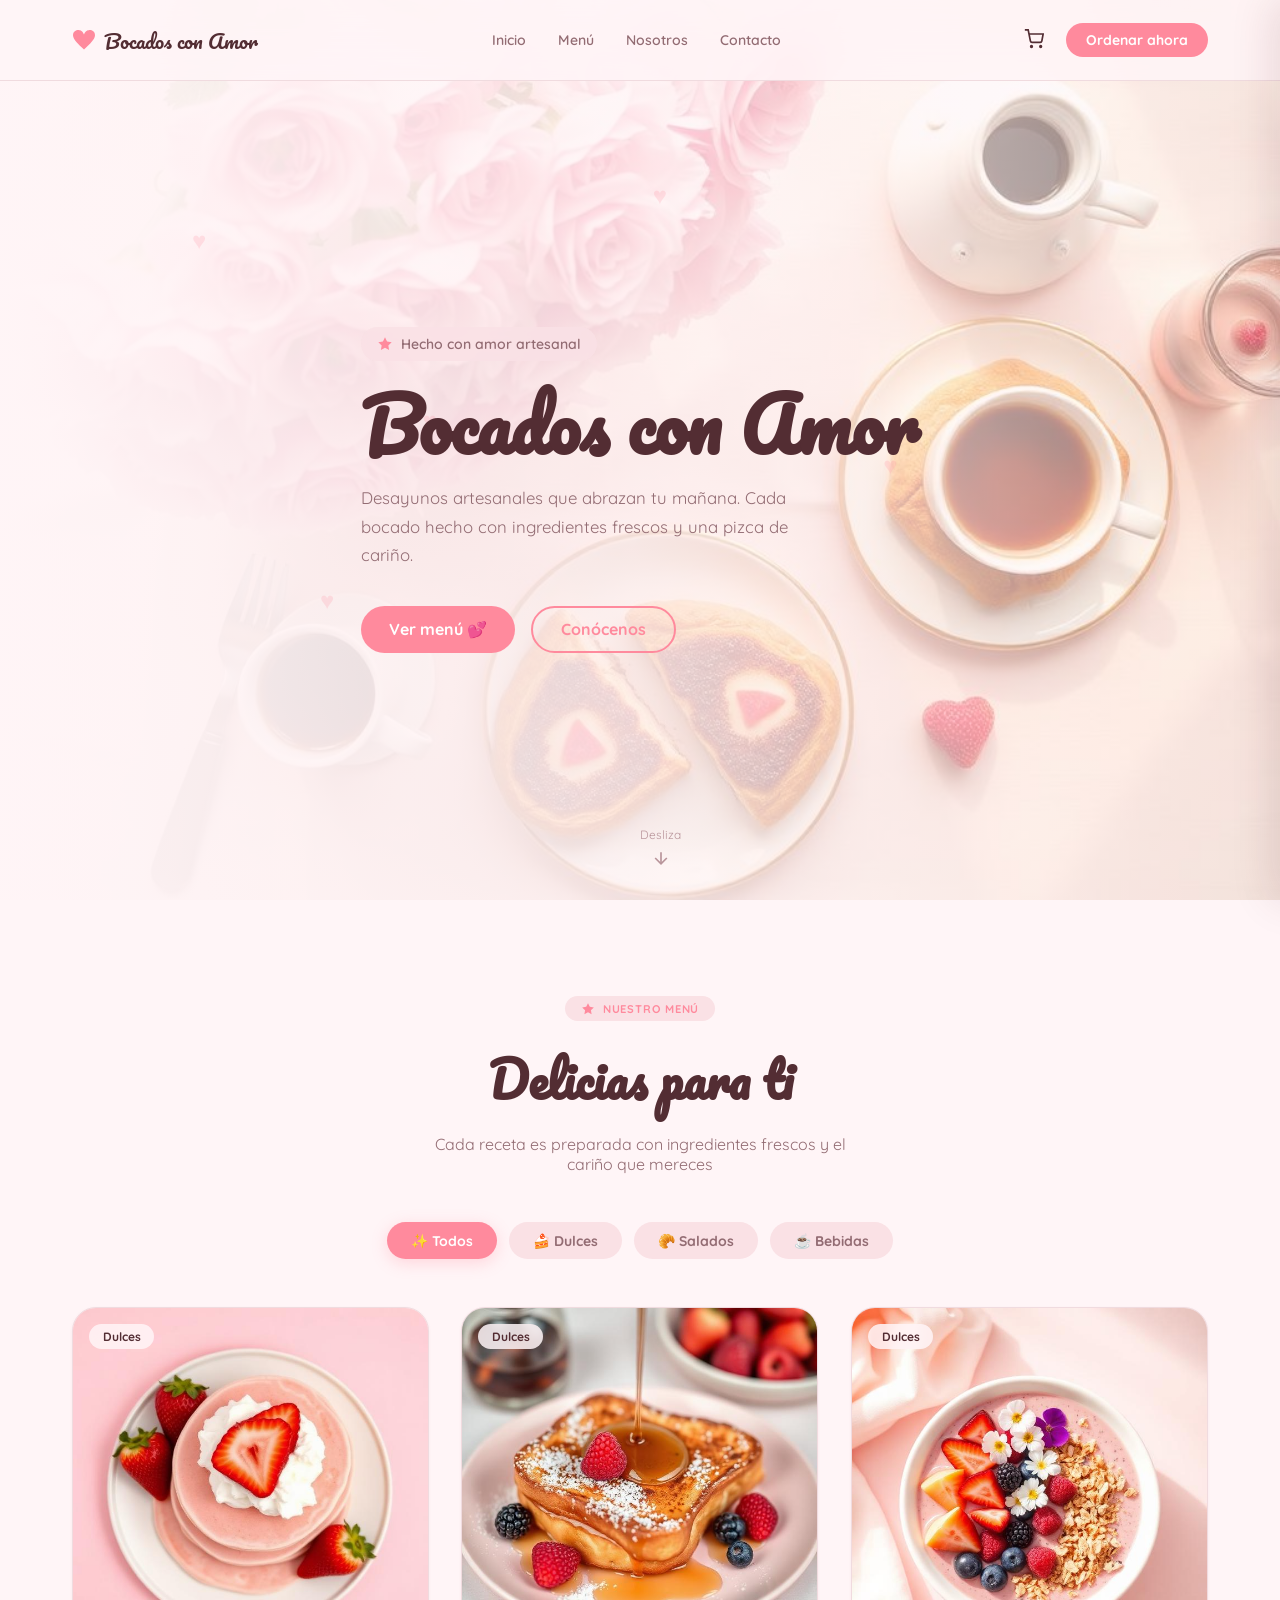
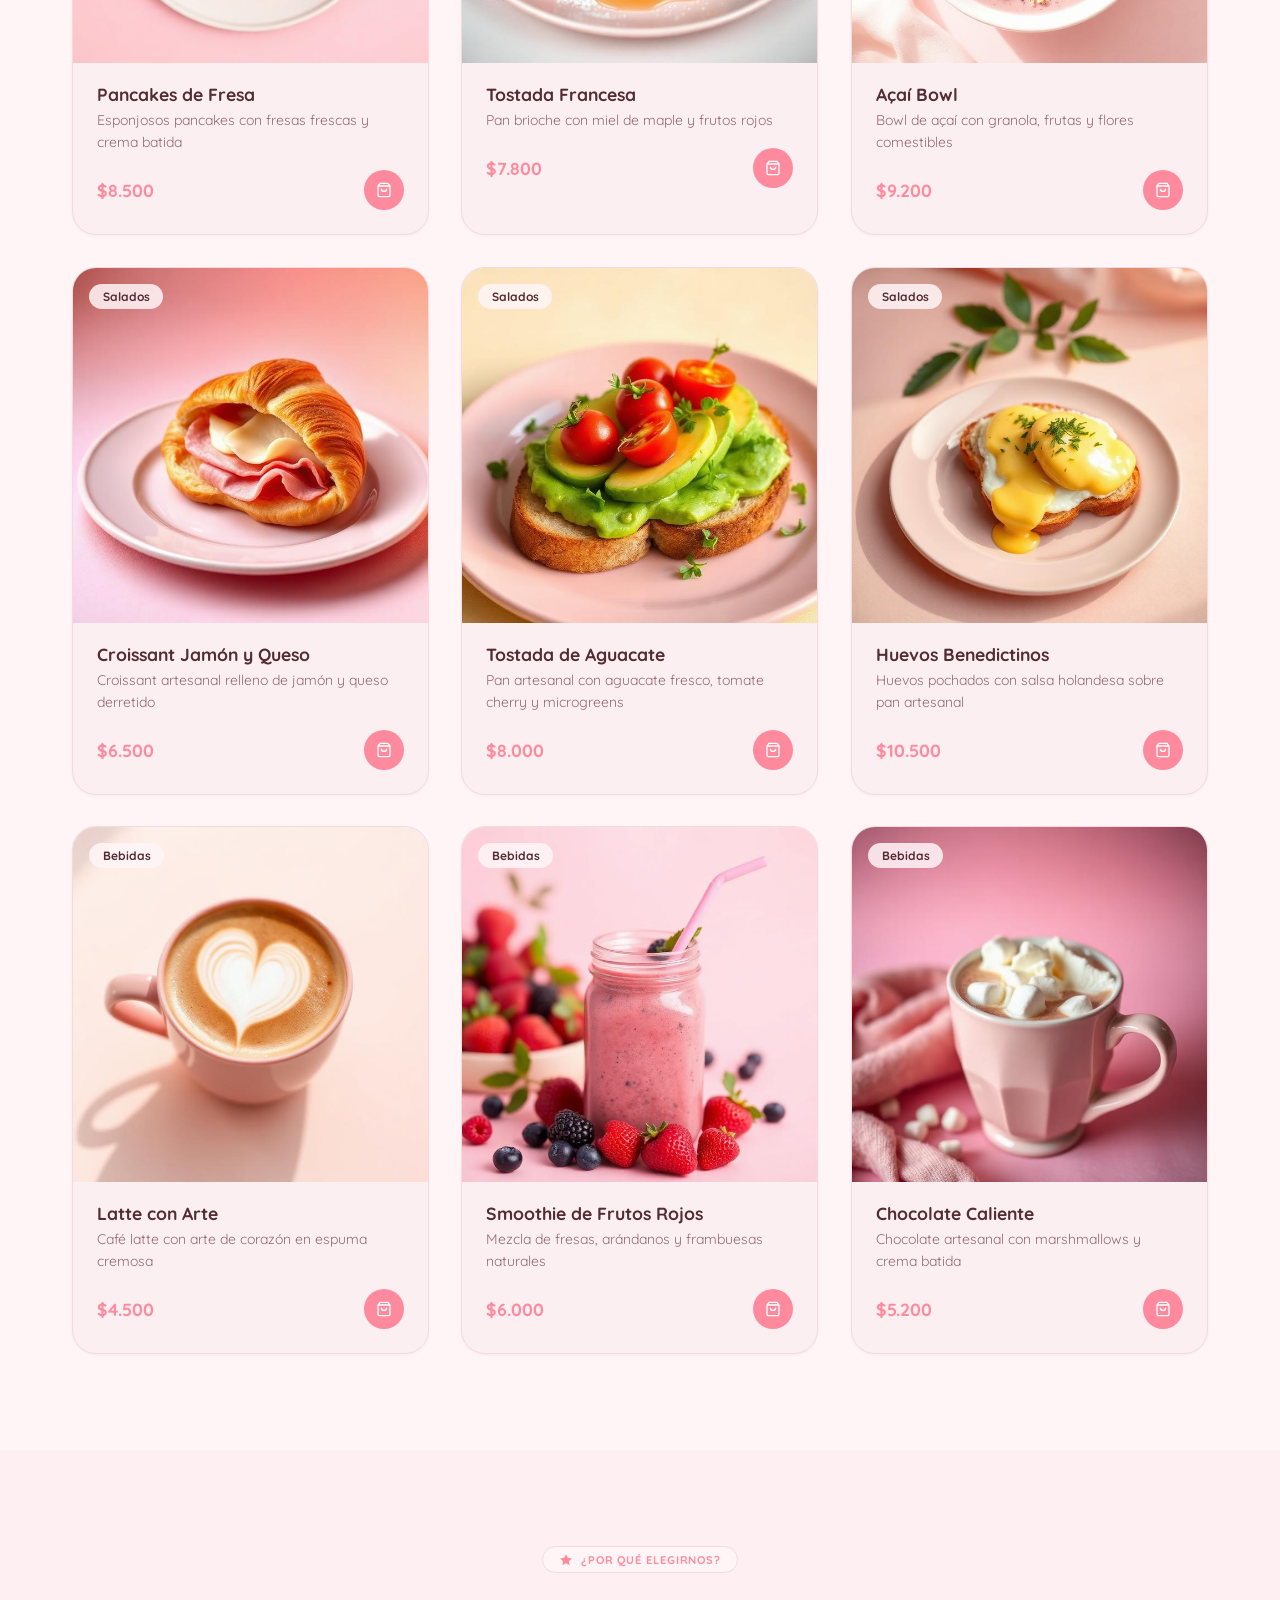
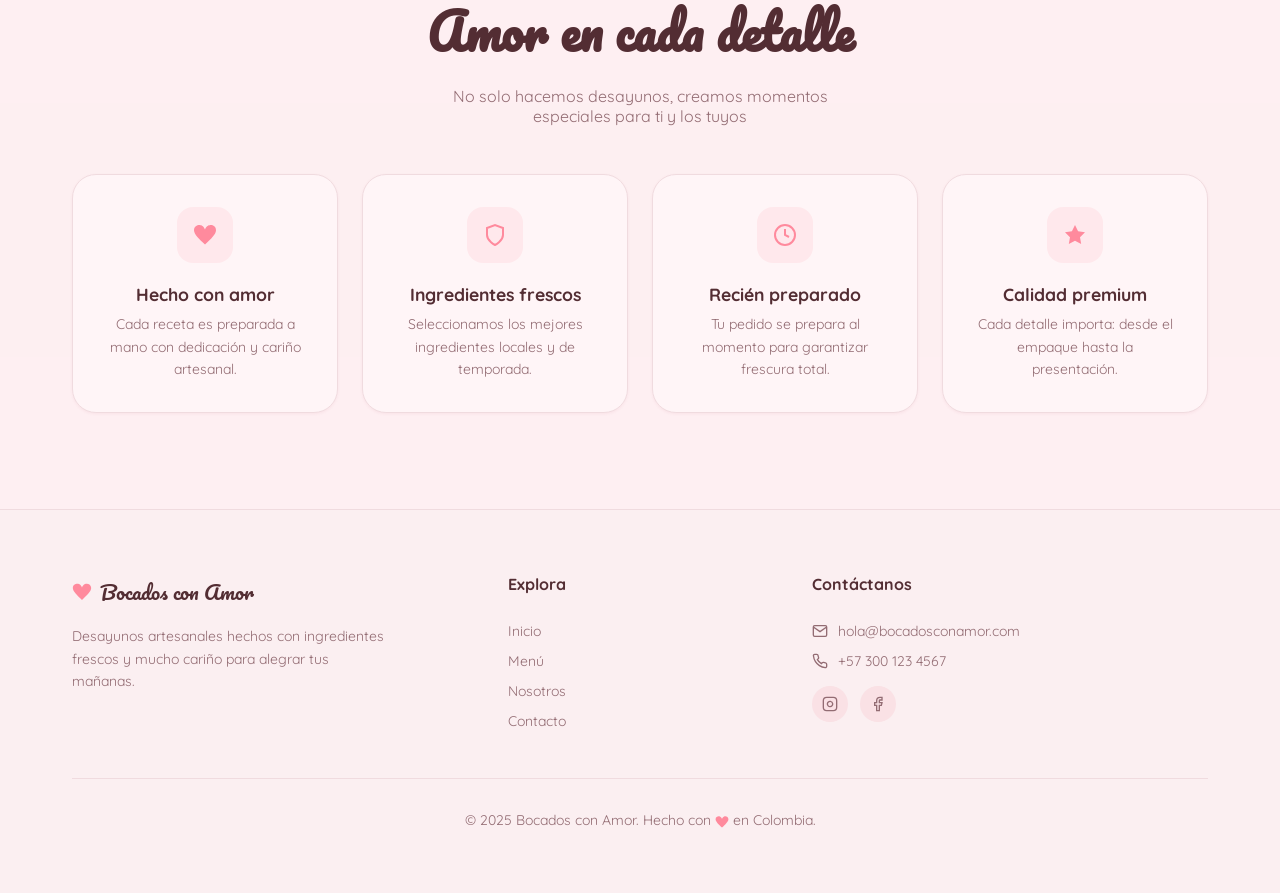
<file: index.html>
<!DOCTYPE html>
<html lang="es">
<head>
  <meta charset="UTF-8" />
  <meta name="viewport" content="width=device-width, initial-scale=1.0" />
  <title>Bocados con Amor – Desayunos Artesanales</title>
  <link rel="preconnect" href="https://fonts.googleapis.com" />
  <link rel="preconnect" href="https://fonts.gstatic.com" crossorigin />
  <link href="https://fonts.googleapis.com/css2?family=Pacifico&family=Quicksand:wght@300;400;500;600;700&display=swap" rel="stylesheet" />
  <link rel="stylesheet" href="style.css" />
</head>
<body>

  <!-- ========== NAVBAR ========== -->
  <nav class="navbar" id="navbar">
    <div class="container-app navbar-inner">
      <a href="#inicio" class="logo">
        <svg class="logo-heart" viewBox="0 0 24 24" fill="currentColor"><path d="M12 21.593c-5.63-5.539-11-10.297-11-14.402 0-3.791 3.068-5.191 5.281-5.191 1.312 0 4.151.501 5.719 4.457 1.59-3.968 4.464-4.447 5.726-4.447 2.54 0 5.274 1.621 5.274 5.181 0 4.069-5.136 8.625-11 14.402z"/></svg>
        <span class="logo-text">Bocados con Amor</span>
      </a>

      <div class="nav-links" id="navLinks">
        <a href="#inicio" class="nav-link">Inicio</a>
        <a href="#menu" class="nav-link">Menú</a>
        <a href="#nosotros" class="nav-link">Nosotros</a>
        <a href="#contacto" class="nav-link">Contacto</a>
      </div>

      <div class="nav-actions">
        <button class="cart-btn" id="cartBtn" aria-label="Ver carrito">
          <svg viewBox="0 0 24 24" fill="none" stroke="currentColor" stroke-width="2"><circle cx="9" cy="21" r="1"/><circle cx="20" cy="21" r="1"/><path d="M1 1h4l2.68 13.39a2 2 0 002 1.61h9.72a2 2 0 002-1.61L23 6H6"/></svg>
          <span class="cart-count hidden" id="cartCount">0</span>
        </button>
        <a href="#menu" class="btn-primary btn-sm">Ordenar ahora</a>
      </div>

      <div class="mobile-actions">
        <button class="cart-btn" id="cartBtnMobile" aria-label="Ver carrito">
          <svg viewBox="0 0 24 24" fill="none" stroke="currentColor" stroke-width="2"><circle cx="9" cy="21" r="1"/><circle cx="20" cy="21" r="1"/><path d="M1 1h4l2.68 13.39a2 2 0 002 1.61h9.72a2 2 0 002-1.61L23 6H6"/></svg>
          <span class="cart-count hidden" id="cartCountMobile">0</span>
        </button>
        <button class="hamburger" id="hamburger" aria-label="Menú">
          <span></span><span></span><span></span>
        </button>
      </div>
    </div>

    <!-- Mobile menu -->
    <div class="mobile-menu" id="mobileMenu">
      <a href="#inicio" class="mobile-nav-link">Inicio</a>
      <a href="#menu" class="mobile-nav-link">Menú</a>
      <a href="#nosotros" class="mobile-nav-link">Nosotros</a>
      <a href="#contacto" class="mobile-nav-link">Contacto</a>
      <a href="#menu" class="btn-primary mobile-order-btn">Ordenar ahora</a>
    </div>
  </nav>

  <!-- ========== HERO ========== -->
  <section id="inicio" class="hero">
    <div class="hero-bg">
      <img src="img/hero-bocados.jpg" alt="Mesa de desayuno artesanal" class="hero-img" id="heroBg" />
      <div class="hero-overlay"></div>
    </div>

    <!-- Floating hearts -->
    <div class="floating-hearts" aria-hidden="true">
      <span class="fh fh1">♥</span>
      <span class="fh fh2">♥</span>
      <span class="fh fh3">♥</span>
      <span class="fh fh4">♥</span>
      <span class="fh fh5">♥</span>
    </div>

    <div class="container-app hero-content">
      <div class="hero-text" id="heroText">
        <div class="badge animate-fade-up" style="animation-delay:.2s">
          <svg class="badge-icon" viewBox="0 0 24 24" fill="currentColor"><path d="M12 2l3.09 6.26L22 9.27l-5 4.87 1.18 6.88L12 17.77l-6.18 3.25L7 14.14 2 9.27l6.91-1.01L12 2z"/></svg>
          Hecho con amor artesanal
        </div>
        <h1 class="hero-title animate-fade-up" style="animation-delay:.35s">Bocados con Amor</h1>
        <p class="hero-desc animate-fade-up" style="animation-delay:.55s">
          Desayunos artesanales que abrazan tu mañana. Cada bocado hecho con ingredientes frescos y una pizca de cariño.
        </p>
        <div class="hero-btns animate-fade-up" style="animation-delay:.75s">
          <a href="#menu" class="btn-primary">Ver menú 💕</a>
          <a href="#nosotros" class="btn-outline">Conócenos</a>
        </div>
      </div>
    </div>

    <div class="scroll-hint animate-fade-up" style="animation-delay:1.2s">
      <span>Desliza</span>
      <svg class="scroll-arrow" viewBox="0 0 24 24" fill="none" stroke="currentColor" stroke-width="2"><line x1="12" y1="5" x2="12" y2="19"/><polyline points="19 12 12 19 5 12"/></svg>
    </div>
  </section>

  <!-- ========== MENU ========== -->
  <section id="menu" class="section-spacing">
    <div class="container-app">
      <div class="section-header reveal">
        <div class="section-badge">
          <svg viewBox="0 0 24 24" fill="currentColor" width="14" height="14"><path d="M12 2l3.09 6.26L22 9.27l-5 4.87 1.18 6.88L12 17.77l-6.18 3.25L7 14.14 2 9.27l6.91-1.01L12 2z"/></svg>
          Nuestro menú
        </div>
        <h2 class="section-title">Delicias para ti</h2>
        <p class="section-desc">Cada receta es preparada con ingredientes frescos y el cariño que mereces</p>
      </div>

      <!-- Category filters -->
      <div class="filters reveal">
        <button class="filter-btn active" data-cat="Todos">✨ Todos</button>
        <button class="filter-btn" data-cat="Dulces">🍰 Dulces</button>
        <button class="filter-btn" data-cat="Salados">🥐 Salados</button>
        <button class="filter-btn" data-cat="Bebidas">☕ Bebidas</button>
      </div>

      <!-- Products grid -->
      <div class="products-grid" id="productsGrid"></div>
    </div>
  </section>

  <!-- ========== FEATURES ========== -->
  <section id="nosotros" class="section-spacing features-section">
    <div class="container-app">
      <div class="section-header reveal">
        <div class="section-badge section-badge--light">
          <svg viewBox="0 0 24 24" fill="currentColor" width="14" height="14"><path d="M12 2l3.09 6.26L22 9.27l-5 4.87 1.18 6.88L12 17.77l-6.18 3.25L7 14.14 2 9.27l6.91-1.01L12 2z"/></svg>
          ¿Por qué elegirnos?
        </div>
        <h2 class="section-title">Amor en cada detalle</h2>
        <p class="section-desc">No solo hacemos desayunos, creamos momentos especiales para ti y los tuyos</p>
      </div>

      <div class="features-grid">
        <div class="feature-card reveal">
          <div class="feature-icon">
            <svg viewBox="0 0 24 24" fill="currentColor"><path d="M12 21.593c-5.63-5.539-11-10.297-11-14.402 0-3.791 3.068-5.191 5.281-5.191 1.312 0 4.151.501 5.719 4.457 1.59-3.968 4.464-4.447 5.726-4.447 2.54 0 5.274 1.621 5.274 5.181 0 4.069-5.136 8.625-11 14.402z"/></svg>
          </div>
          <h3>Hecho con amor</h3>
          <p>Cada receta es preparada a mano con dedicación y cariño artesanal.</p>
        </div>
        <div class="feature-card reveal" style="transition-delay:.1s">
          <div class="feature-icon">
            <svg viewBox="0 0 24 24" fill="none" stroke="currentColor" stroke-width="2"><path d="M12 22s8-4 8-10V5l-8-3-8 3v7c0 6 8 10 8 10z"/></svg>
          </div>
          <h3>Ingredientes frescos</h3>
          <p>Seleccionamos los mejores ingredientes locales y de temporada.</p>
        </div>
        <div class="feature-card reveal" style="transition-delay:.2s">
          <div class="feature-icon">
            <svg viewBox="0 0 24 24" fill="none" stroke="currentColor" stroke-width="2"><circle cx="12" cy="12" r="10"/><polyline points="12 6 12 12 16 14"/></svg>
          </div>
          <h3>Recién preparado</h3>
          <p>Tu pedido se prepara al momento para garantizar frescura total.</p>
        </div>
        <div class="feature-card reveal" style="transition-delay:.3s">
          <div class="feature-icon">
            <svg viewBox="0 0 24 24" fill="currentColor"><path d="M12 2l3.09 6.26L22 9.27l-5 4.87 1.18 6.88L12 17.77l-6.18 3.25L7 14.14 2 9.27l6.91-1.01L12 2z"/></svg>
          </div>
          <h3>Calidad premium</h3>
          <p>Cada detalle importa: desde el empaque hasta la presentación.</p>
        </div>
      </div>
    </div>
  </section>

  <!-- ========== FOOTER ========== -->
  <footer id="contacto" class="footer">
    <div class="container-app">
      <div class="footer-grid">
        <div class="footer-brand">
          <div class="footer-logo">
            <svg viewBox="0 0 24 24" fill="currentColor" width="20" height="20" class="footer-heart"><path d="M12 21.593c-5.63-5.539-11-10.297-11-14.402 0-3.791 3.068-5.191 5.281-5.191 1.312 0 4.151.501 5.719 4.457 1.59-3.968 4.464-4.447 5.726-4.447 2.54 0 5.274 1.621 5.274 5.181 0 4.069-5.136 8.625-11 14.402z"/></svg>
            <span>Bocados con Amor</span>
          </div>
          <p>Desayunos artesanales hechos con ingredientes frescos y mucho cariño para alegrar tus mañanas.</p>
        </div>
        <div class="footer-links">
          <h4>Explora</h4>
          <a href="#inicio">Inicio</a>
          <a href="#menu">Menú</a>
          <a href="#nosotros">Nosotros</a>
          <a href="#contacto">Contacto</a>
        </div>
        <div class="footer-contact">
          <h4>Contáctanos</h4>
          <a href="mailto:hola@bocadosconamor.com">
            <svg viewBox="0 0 24 24" fill="none" stroke="currentColor" stroke-width="2" width="16" height="16"><path d="M4 4h16c1.1 0 2 .9 2 2v12c0 1.1-.9 2-2 2H4c-1.1 0-2-.9-2-2V6c0-1.1.9-2 2-2z"/><polyline points="22,6 12,13 2,6"/></svg>
            hola@bocadosconamor.com
          </a>
          <a href="tel:+573001234567">
            <svg viewBox="0 0 24 24" fill="none" stroke="currentColor" stroke-width="2" width="16" height="16"><path d="M22 16.92v3a2 2 0 01-2.18 2 19.79 19.79 0 01-8.63-3.07 19.5 19.5 0 01-6-6 19.79 19.79 0 01-3.07-8.67A2 2 0 014.11 2h3a2 2 0 012 1.72c.127.96.361 1.903.7 2.81a2 2 0 01-.45 2.11L8.09 9.91a16 16 0 006 6l1.27-1.27a2 2 0 012.11-.45c.907.339 1.85.573 2.81.7A2 2 0 0122 16.92z"/></svg>
            +57 300 123 4567
          </a>
          <div class="social-links">
            <a href="#" aria-label="Instagram" class="social-btn">
              <svg viewBox="0 0 24 24" fill="none" stroke="currentColor" stroke-width="2" width="16" height="16"><rect x="2" y="2" width="20" height="20" rx="5" ry="5"/><path d="M16 11.37A4 4 0 1112.63 8 4 4 0 0116 11.37z"/><line x1="17.5" y1="6.5" x2="17.51" y2="6.5"/></svg>
            </a>
            <a href="#" aria-label="Facebook" class="social-btn">
              <svg viewBox="0 0 24 24" fill="none" stroke="currentColor" stroke-width="2" width="16" height="16"><path d="M18 2h-3a5 5 0 00-5 5v3H7v4h3v8h4v-8h3l1-4h-4V7a1 1 0 011-1h3z"/></svg>
            </a>
          </div>
        </div>
      </div>
      <div class="footer-bottom">
        <p>© 2025 Bocados con Amor. Hecho con <svg viewBox="0 0 24 24" fill="currentColor" width="14" height="14" style="display:inline;vertical-align:middle;color:var(--primary)"><path d="M12 21.593c-5.63-5.539-11-10.297-11-14.402 0-3.791 3.068-5.191 5.281-5.191 1.312 0 4.151.501 5.719 4.457 1.59-3.968 4.464-4.447 5.726-4.447 2.54 0 5.274 1.621 5.274 5.181 0 4.069-5.136 8.625-11 14.402z"/></svg> en Colombia.</p>
      </div>
    </div>
  </footer>

  <!-- ========== CART DRAWER ========== -->
  <div class="overlay hidden" id="cartOverlay"></div>
  <div class="cart-drawer" id="cartDrawer">
    <div class="cart-header">
      <div class="cart-header-left">
        <div class="cart-icon-box">
          <svg viewBox="0 0 24 24" fill="none" stroke="currentColor" stroke-width="2" width="20" height="20"><circle cx="9" cy="21" r="1"/><circle cx="20" cy="21" r="1"/><path d="M1 1h4l2.68 13.39a2 2 0 002 1.61h9.72a2 2 0 002-1.61L23 6H6"/></svg>
        </div>
        <div>
          <h2>Tu carrito</h2>
          <p id="cartItemCount">0 productos</p>
        </div>
      </div>
      <button class="close-btn" id="closeCart" aria-label="Cerrar carrito">
        <svg viewBox="0 0 24 24" fill="none" stroke="currentColor" stroke-width="2" width="20" height="20"><line x1="18" y1="6" x2="6" y2="18"/><line x1="6" y1="6" x2="18" y2="18"/></svg>
      </button>
    </div>

    <div class="cart-items" id="cartItems">
      <!-- Populated by JS -->
    </div>

    <div class="cart-footer hidden" id="cartFooter">
      <div class="cart-subtotal">
        <span>Subtotal</span>
        <span id="cartSubtotal">$0</span>
      </div>
      <div class="cart-total">
        <span>Total</span>
        <span id="cartTotal">$0</span>
      </div>
      <button class="btn-primary btn-full" id="checkoutBtn">
        💕 Finalizar pedido
      </button>
      <button class="clear-cart-btn" id="clearCartBtn">Vaciar carrito</button>
    </div>
  </div>

  <!-- ========== CHECKOUT MODAL ========== -->
  <div class="modal-overlay hidden" id="modalOverlay"></div>
  <div class="modal hidden" id="checkoutModal">
    <div class="modal-header">
      <div class="modal-header-left">
        <button class="back-btn hidden" id="backBtn" aria-label="Volver">
          <svg viewBox="0 0 24 24" fill="none" stroke="currentColor" stroke-width="2" width="16" height="16"><polyline points="15 18 9 12 15 6"/></svg>
        </button>
        <div>
          <h2 id="modalTitle">Datos de entrega</h2>
          <p id="modalSubtitle">Paso 1 de 2</p>
        </div>
      </div>
      <button class="close-btn" id="closeModal" aria-label="Cerrar">
        <svg viewBox="0 0 24 24" fill="none" stroke="currentColor" stroke-width="2" width="20" height="20"><line x1="18" y1="6" x2="6" y2="18"/><line x1="6" y1="6" x2="18" y2="18"/></svg>
      </button>
    </div>

    <!-- Progress bar -->
    <div class="progress-bar-wrapper">
      <div class="progress-bar">
        <div class="progress-seg" id="prog0"></div>
        <div class="progress-seg" id="prog1"></div>
        <div class="progress-seg" id="prog2"></div>
      </div>
    </div>

    <div class="modal-body" id="modalBody">
      <!-- Populated by JS -->
    </div>

    <div class="modal-footer" id="modalFooter">
      <!-- Populated by JS -->
    </div>
  </div>

  <script src="app.js"></script>
</body>
</html>
</file>
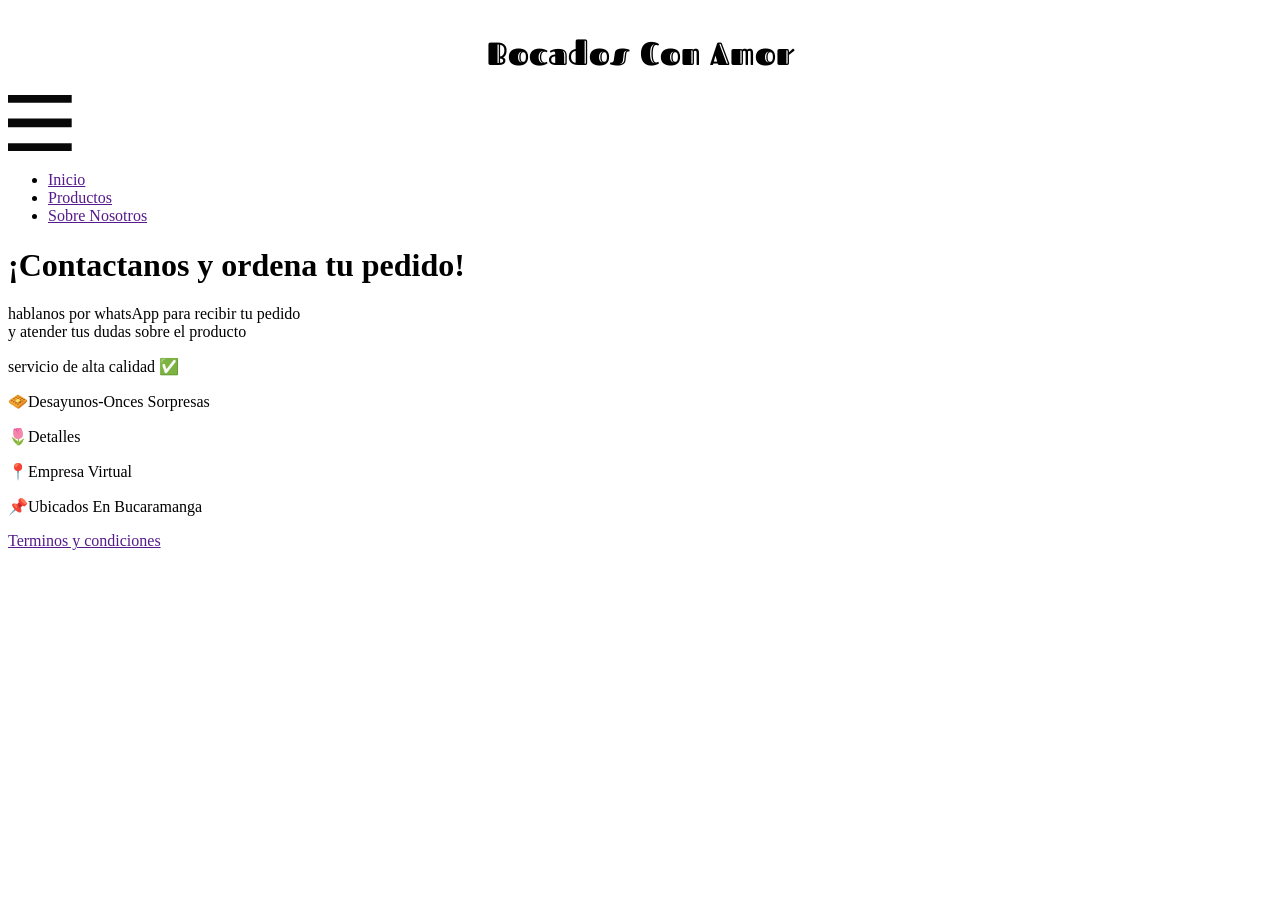
<file: page/index.html>
<!DOCTYPE html>
<html lang="en">
<head>
    <meta charset="UTF-8">
    <meta name="viewport" content="width=device-width, initial-scale=1.0">
    <title>Bocados con amor </title>
    <link rel="stylesheet" href="./../style/style.css">
</head>
<body>
    <header>
        
        <div class="encabezado">
            
              

            <h1>Bocados Con Amor </h1>
            <chec class="sidebar">
                <input type="checkbox" name="" id="">
                <img src="../img/Group 1.svg" alt="">
            </div>
            <div class="menu_side">
                <ul>
                    <li><a href="">Inicio</a></li>
                    <li><a href="">Productos</a></li>
                    <li> <a href="">Sobre Nosotros</a></li>

                </ul>
            </div>
        </div>
    </header>

    <main>
        <div class=" sugerencia">
            <h1>¡Contactanos y ordena tu pedido!</h1>
            <p>hablanos por whatsApp para recibir tu pedido <br> y atender tus dudas sobre el producto</p>
            <p>servicio de alta calidad ✅</p>
        </div>
        <div class="descripcion">
            <p>🧇Desayunos-Onces Sorpresas</p>
            <p>🌷Detalles</p>
            <p>📍Empresa Virtual</p>
            <p>📌Ubicados En Bucaramanga </p>

        </div>
        <div ></div>
    </main>
    <footer>
        <a href="">Terminos y condiciones</a>
    </footer>

    
</body>
</html>
</file>
<file: style.css>
/* ============================================================
   BOCADOS CON AMOR — style.css
   ============================================================ */

/* ---------- CSS Variables ---------- */
:root {
  --primary: hsl(350, 100%, 77%);
  --primary-dark: hsl(350, 80%, 68%);
  --primary-fg: #fff;
  --primary-glow: hsla(350, 100%, 77%, 0.3);
  --bg: hsl(350, 100%, 98%);
  --card: hsl(350, 60%, 96%);
  --secondary: hsl(350, 70%, 93%);
  --border: hsl(350, 40%, 90%);
  --fg: hsl(350, 30%, 25%);
  --fg-muted: hsl(350, 15%, 50%);
  --fg-light: hsl(350, 20%, 65%);
  --destructive: hsl(0, 84%, 60%);
  --radius: 1rem;
  --radius-sm: 0.5rem;
  --radius-lg: 1.5rem;
  --radius-xl: 2rem;
  --shadow-sm: 0 1px 3px hsla(350,40%,50%,.07);
  --shadow-md: 0 4px 16px hsla(350,40%,50%,.10);
  --shadow-lg: 0 8px 32px hsla(350,100%,77%,.18);
  --transition: 0.3s cubic-bezier(0.2, 0.8, 0.2, 1);
}

/* ---------- Reset ---------- */
*, *::before, *::after { box-sizing: border-box; margin: 0; padding: 0; }
html { scroll-behavior: smooth; }
body {
  font-family: 'Quicksand', sans-serif;
  background: var(--bg);
  color: var(--fg);
  -webkit-font-smoothing: antialiased;
  overflow-x: hidden;
}
img { display: block; max-width: 100%; }
a { text-decoration: none; color: inherit; }
button { cursor: pointer; font-family: inherit; border: none; background: none; }

/* ---------- Typography ---------- */
h1, h2, h3, h4 { font-family: 'Pacifico', cursive; }

/* ---------- Utilities ---------- */
.hidden { display: none !important; }
.container-app { max-width: 1200px; margin: 0 auto; padding: 0 1.25rem; }
@media(min-width:640px){ .container-app { padding: 0 1.5rem; } }
@media(min-width:1024px){ .container-app { padding: 0 2rem; } }

.section-spacing { padding: 4rem 0; }
@media(min-width:768px){ .section-spacing { padding: 6rem 0; } }

/* ---------- Buttons ---------- */
.btn-primary {
  display: inline-flex; align-items: center; gap: .45rem;
  background: var(--primary);
  color: var(--primary-fg);
  font-family: 'Quicksand', sans-serif;
  font-weight: 700;
  border-radius: 9999px;
  padding: .75rem 1.75rem;
  transition: transform var(--transition), box-shadow var(--transition);
}
.btn-primary:hover {
  transform: scale(1.05);
  box-shadow: 0 8px 20px var(--primary-glow);
}
.btn-primary:active { transform: scale(.95); }

.btn-outline {
  display: inline-flex; align-items: center; gap: .45rem;
  border: 2px solid var(--primary);
  color: var(--primary);
  font-family: 'Quicksand', sans-serif;
  font-weight: 700;
  border-radius: 9999px;
  padding: .73rem 1.75rem;
  transition: background var(--transition), color var(--transition), transform var(--transition);
}
.btn-outline:hover {
  background: var(--primary);
  color: var(--primary-fg);
  transform: scale(1.05);
}
.btn-sm { padding: .5rem 1.25rem; font-size: .875rem; }
.btn-full { width: 100%; justify-content: center; }

/* ---------- Navbar ---------- */
.navbar {
  position: fixed; top: 0; left: 0; right: 0; z-index: 50;
  background: hsla(350,100%,98%,.85);
  backdrop-filter: blur(20px);
  border-bottom: 1px solid var(--border);
  transform: translateY(-30px);
  opacity: 0;
  animation: slideDown 0.5s cubic-bezier(0.2,0.8,0.2,1) 0s forwards;
}
@keyframes slideDown { to { transform: translateY(0); opacity: 1; } }

.navbar-inner {
  display: flex; align-items: center; justify-content: space-between;
  height: 4rem;
}
@media(min-width:768px){ .navbar-inner { height: 5rem; } }

.logo { display: flex; align-items: center; gap: .5rem; }
.logo-heart {
  width: 1.5rem; height: 1.5rem; color: var(--primary);
  animation: heartbeat 2s ease-in-out infinite;
}
@keyframes heartbeat {
  0%,100% { transform: scale(1); }
  50% { transform: scale(1.15); }
}
.logo-text {
  font-family: 'Pacifico', cursive;
  font-size: 1.25rem;
  color: var(--fg);
}

.nav-links { display: none; gap: 2rem; align-items: center; }
@media(min-width:768px){ .nav-links { display: flex; } }
.nav-link {
  font-size: .875rem; font-weight: 600; color: var(--fg-muted);
  position: relative; transition: color .2s;
}
.nav-link::after {
  content: ''; position: absolute; bottom: -2px; left: 0; width: 0; height: 2px;
  background: var(--primary); border-radius: 99px;
  transition: width .3s;
}
.nav-link:hover { color: var(--primary); }
.nav-link:hover::after { width: 100%; }

.nav-actions { display: none; align-items: center; gap: .75rem; }
@media(min-width:768px){ .nav-actions { display: flex; } }

.mobile-actions { display: flex; align-items: center; gap: .5rem; }
@media(min-width:768px){ .mobile-actions { display: none; } }

.cart-btn {
  position: relative; padding: .6rem;
  border-radius: 9999px;
  color: var(--fg);
  transition: background .2s, transform .15s;
}
.cart-btn:hover { background: var(--secondary); }
.cart-btn:active { transform: scale(.9); }
.cart-btn svg { width: 1.25rem; height: 1.25rem; }

.cart-count {
  position: absolute; top: -2px; right: -2px;
  width: 1.25rem; height: 1.25rem;
  background: var(--primary); color: #fff;
  font-size: .625rem; font-weight: 700;
  border-radius: 9999px;
  display: flex; align-items: center; justify-content: center;
  animation: popIn .25s cubic-bezier(0.2,0.8,0.2,1);
}
@keyframes popIn { from { transform: scale(0); } to { transform: scale(1); } }

.hamburger {
  display: flex; flex-direction: column; gap: 5px;
  padding: .5rem; border-radius: .5rem;
  transition: background .2s;
}
.hamburger:hover { background: var(--secondary); }
.hamburger span {
  display: block; width: 22px; height: 2px;
  background: var(--fg); border-radius: 9px;
  transition: transform .3s, opacity .3s;
}
.hamburger.open span:nth-child(1) { transform: translateY(7px) rotate(45deg); }
.hamburger.open span:nth-child(2) { opacity: 0; }
.hamburger.open span:nth-child(3) { transform: translateY(-7px) rotate(-45deg); }

.mobile-menu {
  display: none; flex-direction: column; gap: .5rem;
  padding: 1.25rem 1.25rem 1.5rem;
  border-top: 1px solid var(--border);
  background: var(--bg);
  animation: mobileSlide .3s ease;
}
.mobile-menu.open { display: flex; }
@keyframes mobileSlide { from { opacity: 0; transform: translateY(-8px); } to { opacity: 1; transform: translateY(0); } }
.mobile-nav-link {
  font-weight: 600; color: var(--fg);
  padding: .6rem .75rem;
  border-radius: .75rem;
  transition: background .2s, color .2s;
}
.mobile-nav-link:hover { background: var(--secondary); color: var(--primary); }
.mobile-order-btn { margin-top: .5rem; text-align: center; }

/* ---------- Hero ---------- */
.hero {
  position: relative; min-height: 100vh;
  display: flex; align-items: center;
  overflow: hidden; padding-top: 5rem;
}
.hero-bg {
  position: absolute; inset: 0;
  transition: transform .1s linear;
}
.hero-img {
  width: 100%; height: 100%;
  object-fit: cover;
  transition: transform .1s linear;
}
.hero-overlay {
  position: absolute; inset: 0;
  background: linear-gradient(to right, var(--bg) 0%, hsla(350,100%,98%,.85) 50%, hsla(350,100%,98%,.4) 100%);
}

.floating-hearts {
  position: absolute; inset: 0;
  pointer-events: none; overflow: hidden;
}
.fh {
  position: absolute; color: var(--primary); opacity: .2;
  font-size: 1.5rem;
  animation: floatHeart 5s ease-in-out infinite;
}
.fh1 { left: 15%; top: 25%; animation-delay: 0s; animation-duration: 4s; }
.fh2 { left: 33%; top: 45%; animation-delay: .8s; animation-duration: 4.5s; }
.fh3 { left: 51%; top: 20%; animation-delay: 1.6s; animation-duration: 5s; }
.fh4 { left: 69%; top: 50%; animation-delay: 2.4s; animation-duration: 4.2s; }
.fh5 { left: 25%; top: 65%; animation-delay: 3.2s; animation-duration: 4.8s; }
@keyframes floatHeart {
  0%,100% { transform: translateY(0) rotate(0deg); opacity: .2; }
  50% { transform: translateY(-30px) rotate(10deg); opacity: .5; }
}

.hero-content { position: relative; z-index: 10; }
.hero-text { max-width: 38rem; }

.badge {
  display: inline-flex; align-items: center; gap: .5rem;
  background: hsla(350,70%,93%,.85);
  backdrop-filter: blur(8px);
  border-radius: 9999px;
  padding: .5rem 1rem;
  font-size: .875rem; font-weight: 600;
  color: var(--fg-muted);
  margin-bottom: 1.5rem;
}
.badge-icon { color: var(--primary); width: 1rem; height: 1rem; animation: spin 4s ease-in-out infinite; }
@keyframes spin { 0%,100% { transform: rotate(0); } 50% { transform: rotate(15deg); } }

.hero-title {
  font-size: clamp(2.5rem, 8vw, 4.5rem);
  color: var(--fg);
  line-height: 1.1;
  margin-bottom: 1.25rem;
}
.hero-desc {
  color: var(--fg-muted); font-size: 1.05rem; line-height: 1.7;
  max-width: 30rem; margin-bottom: 2.25rem;
}
.hero-btns { display: flex; flex-wrap: wrap; gap: 1rem; }

.scroll-hint {
  position: absolute; bottom: 2rem; left: 50%;
  transform: translateX(-50%);
  display: flex; flex-direction: column; align-items: center; gap: .4rem;
  color: var(--fg-light); font-size: .75rem;
}
.scroll-arrow {
  width: 1.25rem; height: 1.25rem;
  animation: bounce 2s ease-in-out infinite;
}
@keyframes bounce { 0%,100% { transform: translateY(0); } 50% { transform: translateY(8px); } }

/* ---------- Animations (entry) ---------- */
.animate-fade-up {
  opacity: 0;
  transform: translateY(30px);
  animation: fadeUp .7s cubic-bezier(0.2,0.8,0.2,1) forwards;
}
@keyframes fadeUp {
  to { opacity: 1; transform: translateY(0); }
}

.reveal {
  opacity: 0;
  transform: translateY(28px);
  transition: opacity .6s ease, transform .6s cubic-bezier(0.2,0.8,0.2,1);
}
.reveal.visible { opacity: 1; transform: translateY(0); }

/* ---------- Section header ---------- */
.section-header { text-align: center; margin-bottom: 3rem; }
.section-badge {
  display: inline-flex; align-items: center; gap: .5rem;
  background: var(--secondary);
  color: var(--primary);
  font-size: .7rem; font-weight: 700; letter-spacing: .08em; text-transform: uppercase;
  padding: .35rem 1rem; border-radius: 9999px; margin-bottom: 1rem;
}
.section-badge--light {
  background: var(--bg);
  border: 1px solid var(--border);
}
.section-title {
  font-size: clamp(1.75rem, 5vw, 3rem);
  color: var(--fg);
  margin-bottom: .75rem;
}
.section-desc { color: var(--fg-muted); max-width: 28rem; margin: 0 auto; }

/* ---------- Filters ---------- */
.filters {
  display: flex; flex-wrap: wrap; justify-content: center; gap: .75rem;
  margin-bottom: 3rem;
}
.filter-btn {
  padding: .6rem 1.5rem;
  border-radius: 9999px;
  font-family: 'Quicksand', sans-serif;
  font-size: .875rem; font-weight: 700;
  background: var(--secondary); color: var(--fg-muted);
  transition: background var(--transition), color var(--transition), box-shadow var(--transition), transform .15s;
}
.filter-btn:hover { background: hsla(350,100%,77%,.2); }
.filter-btn:active { transform: scale(.95); }
.filter-btn.active {
  background: var(--primary); color: var(--primary-fg);
  box-shadow: 0 4px 16px var(--primary-glow);
}

/* ---------- Products Grid ---------- */
.products-grid {
  display: grid;
  grid-template-columns: 1fr;
  gap: 1.5rem;
}
@media(min-width:640px){ .products-grid { grid-template-columns: 1fr 1fr; } }
@media(min-width:1024px){ .products-grid { grid-template-columns: 1fr 1fr 1fr; gap: 2rem; } }

.product-card {
  background: var(--card);
  border-radius: 1.5rem;
  overflow: hidden;
  border: 1px solid var(--border);
  box-shadow: var(--shadow-sm);
  transition: transform .3s cubic-bezier(0.2,0.8,0.2,1), box-shadow .3s;
  animation: cardIn .45s cubic-bezier(0.2,0.8,0.2,1) both;
}
.product-card:hover {
  transform: translateY(-10px);
  box-shadow: 0 12px 32px var(--primary-glow);
}
@keyframes cardIn {
  from { opacity: 0; transform: translateY(28px) scale(.95); }
  to { opacity: 1; transform: translateY(0) scale(1); }
}

.product-img-wrap {
  position: relative;
  aspect-ratio: 1/1;
  overflow: hidden;
}
.product-img {
  width: 100%; height: 100%;
  object-fit: cover;
  transition: transform .6s;
}
.product-card:hover .product-img { transform: scale(1.08); }

.product-overlay {
  position: absolute; inset: 0;
  background: linear-gradient(to top, rgba(80,20,30,.28), transparent);
  opacity: 0; transition: opacity .4s;
}
.product-card:hover .product-overlay { opacity: 1; }

.product-category {
  position: absolute; top: 1rem; left: 1rem;
  background: hsla(350,100%,98%,.85);
  backdrop-filter: blur(8px);
  font-size: .75rem; font-weight: 700;
  padding: .3rem .85rem; border-radius: 9999px;
  color: var(--fg);
}

.like-btn {
  position: absolute; top: 1rem; right: 1rem;
  width: 2.25rem; height: 2.25rem;
  background: hsla(350,100%,98%,.85); backdrop-filter: blur(8px);
  border-radius: 9999px;
  display: flex; align-items: center; justify-content: center;
  transition: transform .2s, background .2s;
}
.like-btn:hover { transform: scale(1.1); }
.like-btn:active { transform: scale(.85); }
.like-btn svg { width: 1rem; height: 1rem; color: var(--fg-muted); transition: color .3s; }
.like-btn.liked svg { color: var(--primary); fill: var(--primary); }
.like-btn.liked { animation: likeAnim .3s ease; }
@keyframes likeAnim { 50% { transform: scale(1.4); } }

.add-hover-btn {
  position: absolute; bottom: 1rem; left: 1rem; right: 1rem;
  display: flex; align-items: center; justify-content: center; gap: .5rem;
  background: var(--primary); color: var(--primary-fg);
  border-radius: 1rem;
  padding: .75rem;
  font-family: 'Quicksand', sans-serif;
  font-size: .875rem; font-weight: 700;
  opacity: 0; transform: translateY(8px);
  transition: opacity .3s, transform .3s;
}
.add-hover-btn svg { width: 1rem; height: 1rem; }
.product-card:hover .add-hover-btn { opacity: 1; transform: translateY(0); }
.add-hover-btn:active { transform: scale(.97); }
.add-hover-btn.added { background: hsla(350,100%,77%,.2); color: var(--primary); }

.product-info { padding: 1.25rem 1.5rem 1.5rem; }
.product-name { font-family: 'Quicksand', sans-serif; font-weight: 700; font-size: 1.1rem; color: var(--fg); margin-bottom: .3rem; }
.product-desc { color: var(--fg-muted); font-size: .875rem; line-height: 1.55; margin-bottom: 1rem; }
.product-bottom { display: flex; align-items: center; justify-content: space-between; }
.product-price { font-weight: 700; font-size: 1.1rem; color: var(--primary); }
.add-btn {
  width: 2.5rem; height: 2.5rem;
  background: var(--primary); color: var(--primary-fg);
  border-radius: 9999px;
  display: flex; align-items: center; justify-content: center;
  transition: transform .2s, background .2s, box-shadow .2s;
  flex-shrink: 0;
}
.add-btn:hover { box-shadow: var(--shadow-lg); }
.add-btn:active { transform: scale(.85); }
.add-btn svg { width: 1rem; height: 1rem; }
.add-btn.added { background: hsla(350,100%,77%,.2); color: var(--primary); }

/* ---------- Features Section ---------- */
.features-section { background: hsla(350,70%,93%,.3); }
.features-grid {
  display: grid; gap: 1.5rem;
  grid-template-columns: 1fr;
}
@media(min-width:640px){ .features-grid { grid-template-columns: 1fr 1fr; } }
@media(min-width:1024px){ .features-grid { grid-template-columns: repeat(4, 1fr); } }

.feature-card {
  background: var(--bg);
  border: 1px solid var(--border);
  border-radius: 1.5rem;
  padding: 2rem;
  text-align: center;
  box-shadow: var(--shadow-sm);
  transition: transform .3s cubic-bezier(0.2,0.8,0.2,1), box-shadow .3s;
}
.feature-card:hover {
  transform: translateY(-8px);
  box-shadow: 0 8px 24px var(--primary-glow);
}
.feature-icon {
  width: 3.5rem; height: 3.5rem;
  background: hsla(350,100%,77%,.12);
  border-radius: 1rem;
  display: flex; align-items: center; justify-content: center;
  margin: 0 auto 1.25rem;
  color: var(--primary);
  transition: transform .3s, box-shadow .3s;
}
.feature-card:hover .feature-icon {
  transform: rotate(-8deg) scale(1.1);
  box-shadow: 0 4px 12px var(--primary-glow);
}
.feature-icon svg { width: 1.5rem; height: 1.5rem; }
.feature-card h3 {
  font-family: 'Quicksand', sans-serif;
  font-weight: 700; font-size: 1.1rem; color: var(--fg);
  margin-bottom: .5rem;
}
.feature-card p { color: var(--fg-muted); font-size: .875rem; line-height: 1.6; }

/* ---------- Footer ---------- */
.footer {
  background: var(--card);
  border-top: 1px solid var(--border);
  padding: 4rem 0;
}
.footer-grid {
  display: grid; gap: 2.5rem;
  grid-template-columns: 1fr;
  margin-bottom: 3rem;
}
@media(min-width:768px){ .footer-grid { grid-template-columns: 1.5fr 1fr 1.5fr; } }

.footer-logo {
  display: flex; align-items: center; gap: .5rem;
  font-family: 'Pacifico', cursive; font-size: 1.25rem; color: var(--fg);
  margin-bottom: 1rem;
}
.footer-heart { color: var(--primary); }
.footer-brand p { color: var(--fg-muted); font-size: .875rem; line-height: 1.6; max-width: 20rem; }
.footer-links h4, .footer-contact h4 {
  font-family: 'Quicksand', sans-serif;
  font-weight: 700; font-size: 1rem; color: var(--fg);
  margin-bottom: 1rem;
}
.footer-links { display: flex; flex-direction: column; gap: .75rem; }
.footer-links a {
  font-size: .875rem; color: var(--fg-muted);
  transition: color .2s;
}
.footer-links a:hover { color: var(--primary); }
.footer-contact { display: flex; flex-direction: column; gap: .75rem; }
.footer-contact a {
  display: flex; align-items: center; gap: .6rem;
  font-size: .875rem; color: var(--fg-muted);
  transition: color .2s;
}
.footer-contact a:hover { color: var(--primary); }
.social-links { display: flex; gap: .75rem; margin-top: .25rem; }
.social-btn {
  width: 2.25rem; height: 2.25rem;
  background: var(--secondary);
  border-radius: 9999px;
  display: flex; align-items: center; justify-content: center;
  color: var(--fg-muted);
  transition: background .2s, color .2s;
}
.social-btn:hover { background: hsla(350,100%,77%,.15); color: var(--primary); }
.footer-bottom { border-top: 1px solid var(--border); padding-top: 2rem; text-align: center; }
.footer-bottom p { font-size: .875rem; color: var(--fg-muted); }

/* ---------- Cart Drawer ---------- */
.overlay {
  position: fixed; inset: 0; z-index: 60;
  background: rgba(80,20,30,.2);
  backdrop-filter: blur(4px);
  animation: fadeIn .2s ease;
}
@keyframes fadeIn { from { opacity: 0; } to { opacity: 1; } }

.cart-drawer {
  position: fixed; top: 0; right: 0; bottom: 0; z-index: 70;
  width: 100%; max-width: 28rem;
  background: var(--bg);
  border-left: 1px solid var(--border);
  box-shadow: -8px 0 40px rgba(80,20,30,.12);
  display: flex; flex-direction: column;
  transform: translateX(100%);
  transition: transform .35s cubic-bezier(0.2,0.8,0.2,1);
}
.cart-drawer.open { transform: translateX(0); }

.cart-header {
  display: flex; align-items: center; justify-content: space-between;
  padding: 1.5rem;
  border-bottom: 1px solid var(--border);
  flex-shrink: 0;
}
.cart-header-left { display: flex; align-items: center; gap: .75rem; }
.cart-icon-box {
  width: 2.5rem; height: 2.5rem;
  background: var(--secondary); border-radius: .75rem;
  display: flex; align-items: center; justify-content: center;
  color: var(--primary);
}
.cart-header h2 { font-family: 'Quicksand', sans-serif; font-weight: 700; font-size: 1.1rem; color: var(--fg); }
.cart-header p { font-size: .75rem; color: var(--fg-muted); }

.close-btn {
  width: 2rem; height: 2rem;
  border-radius: 9999px;
  display: flex; align-items: center; justify-content: center;
  color: var(--fg-muted);
  transition: background .2s, transform .15s;
}
.close-btn:hover { background: var(--secondary); }
.close-btn:active { transform: scale(.9); }

.cart-items {
  flex: 1; overflow-y: auto;
  padding: 1.5rem;
  display: flex; flex-direction: column; gap: 1rem;
}
.cart-items::-webkit-scrollbar { width: 4px; }
.cart-items::-webkit-scrollbar-thumb { background: var(--border); border-radius: 4px; }

.cart-empty {
  flex: 1; display: flex; flex-direction: column; align-items: center; justify-content: center;
  text-align: center; gap: 1rem;
  min-height: 260px;
}
.cart-empty-icon {
  width: 5rem; height: 5rem;
  background: var(--secondary); border-radius: 9999px;
  display: flex; align-items: center; justify-content: center;
  color: var(--fg-muted);
  animation: float 2s ease-in-out infinite;
}
@keyframes float { 0%,100% { transform: translateY(0); } 50% { transform: translateY(-10px); } }
.cart-empty p:first-of-type { font-weight: 700; color: var(--fg); }
.cart-empty p:last-of-type { font-size: .875rem; color: var(--fg-muted); }

.cart-item {
  display: flex; gap: 1rem;
  background: var(--card);
  border: 1px solid var(--border);
  border-radius: 1rem;
  padding: 1rem;
  animation: itemIn .3s cubic-bezier(0.2,0.8,0.2,1);
}
@keyframes itemIn { from { opacity: 0; transform: translateX(20px); } to { opacity: 1; transform: translateX(0); } }
.cart-item img {
  width: 5rem; height: 5rem;
  border-radius: .75rem; object-fit: cover; flex-shrink: 0;
}
.cart-item-info { flex: 1; min-width: 0; }
.cart-item-info h4 {
  font-family: 'Quicksand', sans-serif; font-weight: 700;
  font-size: .875rem; color: var(--fg);
  white-space: nowrap; overflow: hidden; text-overflow: ellipsis;
  margin-bottom: .2rem;
}
.cart-item-price { font-weight: 700; font-size: .875rem; color: var(--primary); margin-bottom: .6rem; }
.cart-item-controls { display: flex; align-items: center; justify-content: space-between; }
.qty-controls { display: flex; align-items: center; gap: .5rem; }
.qty-btn {
  width: 1.75rem; height: 1.75rem;
  background: var(--secondary);
  border-radius: 9999px;
  display: flex; align-items: center; justify-content: center;
  color: var(--fg);
  transition: background .2s, transform .15s;
}
.qty-btn:hover { background: hsla(350,100%,77%,.2); }
.qty-btn:active { transform: scale(.85); }
.qty-btn svg { width: .75rem; height: .75rem; }
.qty-num { font-weight: 700; font-size: .875rem; min-width: 1.25rem; text-align: center; }
.remove-btn {
  padding: .4rem; border-radius: 9999px;
  color: var(--fg-muted);
  transition: background .2s, color .2s;
}
.remove-btn:hover { background: hsla(0,84%,60%,.1); color: var(--destructive); }
.remove-btn svg { width: 1rem; height: 1rem; }

.cart-footer {
  padding: 1.5rem;
  border-top: 1px solid var(--border);
  background: hsla(350,60%,96%,.5);
  flex-shrink: 0;
}
.cart-subtotal, .cart-shipping {
  display: flex; justify-content: space-between;
  font-size: .875rem; margin-bottom: .5rem;
  color: var(--fg-muted);
}
.free-shipping { color: var(--primary); font-weight: 600; }
.cart-total {
  display: flex; justify-content: space-between;
  font-weight: 700; font-size: 1.05rem; color: var(--fg);
  padding-top: .75rem;
  border-top: 1px solid var(--border);
  margin-bottom: 1.25rem;
}
.cart-total span:last-child { color: var(--primary); font-size: 1.2rem; }
.clear-cart-btn {
  width: 100%; padding: .65rem;
  font-family: 'Quicksand', sans-serif; font-size: .875rem; font-weight: 600;
  color: var(--fg-muted);
  transition: color .2s;
  margin-top: .5rem;
}
.clear-cart-btn:hover { color: var(--destructive); }

/* ---------- Checkout Modal ---------- */
.modal-overlay {
  position: fixed; inset: 0; z-index: 80;
  background: rgba(80,20,30,.3);
  backdrop-filter: blur(8px);
  animation: fadeIn .2s ease;
}
.modal {
  position: fixed; z-index: 90;
  inset: 1rem;
  background: var(--bg);
  border: 1px solid var(--border);
  border-radius: 1.5rem;
  box-shadow: 0 24px 64px rgba(80,20,30,.2);
  display: flex; flex-direction: column;
  max-height: 90vh;
  overflow: hidden;
  animation: modalIn .35s cubic-bezier(0.2,0.8,0.2,1);
}
@media(min-width:640px){
  .modal {
    inset: auto;
    top: 50%; left: 50%;
    transform: translate(-50%, -50%);
    width: 100%; max-width: 32rem;
    max-height: 90vh;
  }
}
@keyframes modalIn { from { opacity: 0; transform: scale(.9) translateY(20px); } to { opacity: 1; transform: scale(1) translateY(0); } }
@media(min-width:640px){
  @keyframes modalIn { from { opacity: 0; transform: translate(-50%,-48%) scale(.9); } to { opacity: 1; transform: translate(-50%,-50%) scale(1); } }
}

.modal-header {
  display: flex; align-items: center; justify-content: space-between;
  padding: 1.5rem;
  border-bottom: 1px solid var(--border);
  flex-shrink: 0;
}
.modal-header-left { display: flex; align-items: center; gap: .5rem; }
.modal-header h2 { font-family: 'Quicksand', sans-serif; font-weight: 700; font-size: 1.1rem; color: var(--fg); }
.modal-header p { font-size: .75rem; color: var(--fg-muted); }
.back-btn {
  padding: .35rem; border-radius: 9999px;
  color: var(--fg-muted);
  transition: background .2s;
}
.back-btn:hover { background: var(--secondary); }

.progress-bar-wrapper { padding: 1rem 1.5rem .25rem; flex-shrink: 0; }
.progress-bar { display: flex; gap: .5rem; }
.progress-seg {
  flex: 1; height: 6px;
  background: var(--secondary);
  border-radius: 9999px;
  overflow: hidden;
  position: relative;
}
.progress-seg::after {
  content: '';
  position: absolute; inset: 0;
  background: var(--primary);
  border-radius: 9999px;
  transform: scaleX(0);
  transform-origin: left;
  transition: transform .4s ease;
}
.progress-seg.filled::after { transform: scaleX(1); }

.modal-body {
  flex: 1; overflow-y: auto;
  padding: 1.25rem 1.5rem;
}
.modal-body::-webkit-scrollbar { width: 4px; }
.modal-body::-webkit-scrollbar-thumb { background: var(--border); border-radius: 4px; }

.modal-footer {
  padding: 1.25rem 1.5rem;
  border-top: 1px solid var(--border);
  flex-shrink: 0;
}

/* Order summary card */
.order-summary {
  background: var(--card);
  border: 1px solid var(--border);
  border-radius: 1rem;
  padding: 1rem;
  margin-bottom: 1rem;
}
.order-summary-title {
  display: flex; align-items: center; gap: .5rem;
  font-weight: 700; font-size: .875rem; color: var(--fg);
  margin-bottom: .75rem;
}
.order-summary-title svg { color: var(--primary); width: 1rem; height: 1rem; }
.summary-items { display: flex; flex-direction: column; gap: .6rem; max-height: 8rem; overflow-y: auto; }
.summary-item { display: flex; align-items: center; gap: .75rem; }
.summary-item img { width: 2.5rem; height: 2.5rem; border-radius: .5rem; object-fit: cover; }
.summary-item-info { flex: 1; min-width: 0; }
.summary-item-info p:first-child { font-size: .75rem; color: var(--fg); white-space: nowrap; overflow: hidden; text-overflow: ellipsis; }
.summary-item-info p:last-child { font-size: .7rem; color: var(--fg-muted); }
.summary-item-price { font-weight: 700; font-size: .75rem; color: var(--primary); }

/* Form fields */
.form-group { margin-bottom: .85rem; }
.input-wrap { position: relative; }
.input-wrap .input-icon {
  position: absolute; left: 1rem; top: 50%; transform: translateY(-50%);
  color: var(--fg-muted); width: 1rem; height: 1rem;
}
.input-wrap input, .input-wrap textarea {
  width: 100%;
  background: var(--card);
  border: 1.5px solid var(--border);
  border-radius: 1rem;
  padding: .75rem 1rem .75rem 2.75rem;
  font-family: 'Quicksand', sans-serif;
  font-size: .875rem; color: var(--fg);
  outline: none;
  transition: border-color .2s, box-shadow .2s;
}
.input-wrap textarea { padding-top: .75rem; resize: none; }
.input-wrap input:focus, .input-wrap textarea:focus {
  border-color: var(--primary);
  box-shadow: 0 0 0 3px var(--primary-glow);
}
.input-wrap input::placeholder, .input-wrap textarea::placeholder { color: var(--fg-light); }

/* Payment methods */
.payment-desc { font-size: .875rem; color: var(--fg-muted); margin-bottom: 1rem; }
.payment-method {
  display: flex; align-items: flex-start; gap: 1rem;
  padding: 1rem;
  border: 2px solid var(--border);
  border-radius: 1rem;
  cursor: pointer;
  transition: border-color .2s, background .2s, box-shadow .2s;
  margin-bottom: .75rem;
  background: var(--card);
  text-align: left;
  width: 100%;
  font-family: 'Quicksand', sans-serif;
}
.payment-method:hover { border-color: hsla(350,100%,77%,.4); }
.payment-method.selected {
  border-color: var(--primary);
  background: hsla(350,100%,77%,.05);
  box-shadow: 0 4px 12px var(--primary-glow);
}
.payment-emoji { font-size: 1.5rem; margin-top: .1rem; }
.payment-label { font-weight: 700; font-size: .875rem; color: var(--fg); }
.payment-sublabel { font-size: .75rem; color: var(--fg-muted); margin-top: .15rem; }
.payment-check {
  margin-left: auto; margin-top: .1rem;
  width: 1.5rem; height: 1.5rem;
  background: var(--primary); border-radius: 9999px;
  display: none; align-items: center; justify-content: center;
  flex-shrink: 0;
  animation: popIn .2s ease;
}
.payment-method.selected .payment-check { display: flex; }
.payment-check svg { width: .875rem; height: .875rem; color: #fff; }

/* Payment total */
.payment-total {
  background: var(--card);
  border: 1px solid var(--border);
  border-radius: 1rem;
  padding: 1rem;
  margin-top: .5rem;
}
.payment-total-row {
  display: flex; justify-content: space-between;
  font-size: .875rem; color: var(--fg-muted); margin-bottom: .4rem;
}
.payment-total-row.total {
  padding-top: .6rem; margin-top: .3rem;
  border-top: 1px solid var(--border);
  font-weight: 700; color: var(--fg); font-size: 1rem;
}
.payment-total-row.total span:last-child { color: var(--primary); font-size: 1.15rem; }

/* Confirmation */
.confirmation-wrap {
  display: flex; flex-direction: column; align-items: center;
  text-align: center; padding: 1.5rem 0;
}
.confirm-icon-outer {
  width: 6rem; height: 6rem;
  background: hsla(350,100%,77%,.15);
  border-radius: 9999px;
  display: flex; align-items: center; justify-content: center;
  margin-bottom: 1.5rem;
  animation: popIn .5s cubic-bezier(0.2,0.8,0.2,1) .1s both;
}
.confirm-icon-inner {
  width: 4rem; height: 4rem;
  background: var(--primary);
  border-radius: 9999px;
  display: flex; align-items: center; justify-content: center;
  animation: popIn .4s cubic-bezier(0.2,0.8,0.2,1) .3s both;
}
.confirm-icon-inner svg { width: 2rem; height: 2rem; color: #fff; }
.confirmation-wrap h3 {
  font-family: 'Pacifico', cursive;
  font-size: 1.5rem; color: var(--fg); margin-bottom: .75rem;
}
.confirmation-wrap > p { font-size: .875rem; color: var(--fg-muted); max-width: 18rem; margin-bottom: 1.5rem; line-height: 1.6; }
.confirm-details {
  background: var(--card);
  border: 1px solid var(--border);
  border-radius: 1rem;
  padding: 1rem;
  width: 100%; text-align: left;
}
.confirm-details-title {
  display: flex; align-items: center; gap: .5rem;
  font-weight: 700; font-size: .875rem; color: var(--fg); margin-bottom: .75rem;
}
.confirm-details-title svg { color: var(--primary); width: 1rem; height: 1rem; }
.confirm-row {
  display: flex; justify-content: space-between;
  font-size: .875rem; margin-bottom: .4rem;
}
.confirm-row span:first-child { color: var(--fg-muted); }
.confirm-row span:last-child { font-weight: 600; color: var(--fg); }
.confirm-row.total {
  margin-top: .6rem; padding-top: .6rem;
  border-top: 1px solid var(--border);
  font-weight: 700; font-size: 1rem;
}
.confirm-row.total span:last-child { color: var(--primary); font-size: 1.15rem; }

/* Disabled button */
.btn-primary:disabled, .btn-primary[disabled] {
  opacity: .4; cursor: not-allowed;
  transform: none !important; box-shadow: none !important;
}

/* ========== PRODUCT POPUP ========== */
.popup-overlay {
  position: fixed; inset: 0; z-index: 200;
  background: hsla(0,0%,0%,.55);
  backdrop-filter: blur(4px);
  display: flex; align-items: center; justify-content: center;
  padding: 1rem;
  opacity: 0; transition: opacity .3s ease;
}
.popup-overlay.open { opacity: 1; }
.popup-modal {
  background: var(--bg);
  border-radius: var(--radius-xl);
  box-shadow: 0 24px 80px hsla(350,60%,30%,.25);
  max-width: 520px; width: 100%;
  max-height: 90vh; overflow-y: auto;
  position: relative;
  transform: translateY(30px) scale(.96);
  transition: transform .3s cubic-bezier(.2,.8,.2,1);
}
.popup-overlay.open .popup-modal { transform: translateY(0) scale(1); }
.popup-close {
  position: absolute; top: .75rem; right: .75rem; z-index: 10;
  background: var(--card); border-radius: 50%;
  width: 2rem; height: 2rem;
  display: flex; align-items: center; justify-content: center;
  transition: background var(--transition), transform var(--transition);
}
.popup-close:hover { background: var(--border); transform: scale(1.1); }
.popup-img-wrap { position: relative; aspect-ratio: 4/3; overflow: hidden; border-radius: var(--radius-xl) var(--radius-xl) 0 0; }
.popup-img { width: 100%; height: 100%; object-fit: cover; }
.popup-category {
  position: absolute; top: .75rem; left: .75rem;
  background: var(--primary); color: #fff;
  font-size: .7rem; font-weight: 700; letter-spacing: .04em; text-transform: uppercase;
  padding: .25rem .65rem; border-radius: 9999px;
}
.popup-content { padding: 1.25rem 1.5rem 1.5rem; }
.popup-name { font-size: 1.4rem; color: var(--fg); margin-bottom: .35rem; }
.popup-desc { color: var(--fg-muted); font-size: .9rem; line-height: 1.5; margin-bottom: 1rem; }
.popup-ingredients { background: var(--card); border-radius: var(--radius); padding: 1rem; margin-bottom: 1.25rem; }
.popup-ing-title {
  display: flex; align-items: center; gap: .4rem;
  font-size: .85rem; font-weight: 700; color: var(--fg); margin-bottom: .65rem;
  font-family: 'Quicksand', sans-serif;
}
.popup-ing-list {
  list-style: none; display: flex; flex-wrap: wrap; gap: .4rem;
}
.popup-ing-list li {
  background: var(--bg); border: 1px solid var(--border);
  border-radius: 9999px; padding: .25rem .75rem;
  font-size: .78rem; color: var(--fg-muted);
}
.popup-footer {
  display: flex; align-items: center; justify-content: space-between; gap: 1rem; flex-wrap: wrap;
}
.popup-price { font-family: 'Pacifico', cursive; font-size: 1.35rem; color: var(--primary); }
.popup-add-btn { white-space: nowrap; }

/* ========== VIEW POPUP BUTTON (on card) ========== */
.view-popup-btn {
  position: absolute; bottom: .6rem; left: 50%; transform: translateX(-50%) translateY(8px);
  background: hsla(350,100%,98%,.92); color: var(--fg);
  border-radius: 9999px; padding: .4rem 1rem;
  font-size: .72rem; font-weight: 600; letter-spacing: .03em;
  display: inline-flex; align-items: center; gap: .3rem;
  opacity: 0; transition: opacity .25s, transform .25s;
  white-space: nowrap; backdrop-filter: blur(6px);
  border: 1px solid var(--border);
}
.product-card:hover .view-popup-btn { opacity: 1; transform: translateX(-50%) translateY(0); }

/* ========== ZONE SELECTOR ========== */
.form-label {
  display: flex; align-items: center; gap: .35rem;
  font-size: .82rem; font-weight: 700; color: var(--fg-muted);
  margin-bottom: .5rem; text-transform: uppercase; letter-spacing: .04em;
}
.zone-grid {
  display: grid; grid-template-columns: repeat(2,1fr); gap: .5rem; margin-bottom: .6rem;
}
.zone-btn {
  display: flex; align-items: center; gap: .5rem;
  background: var(--card); border: 2px solid var(--border);
  border-radius: var(--radius); padding: .65rem .9rem;
  font-weight: 600; font-size: .85rem; color: var(--fg);
  transition: border-color var(--transition), background var(--transition), transform var(--transition);
}
.zone-btn:hover { border-color: var(--primary); transform: translateY(-1px); }
.zone-btn.selected { border-color: var(--primary); background: hsla(350,100%,77%,.1); color: var(--primary); }
.zone-emoji { font-size: 1.1rem; }
.shipping-preview {
  display: flex; align-items: center; gap: .4rem;
  font-size: .82rem; color: var(--fg-muted);
  background: var(--card); border-radius: var(--radius-sm);
  padding: .5rem .75rem; margin-top: .25rem;
  min-height: 2rem;
}
.shipping-preview svg { flex-shrink: 0; color: var(--fg-muted); }

/* ========== DATE INPUT ========== */
input[type="date"] {
  color-scheme: light;
}

/* ========== REMOVE LIKE-BTN (hidden) ========== */
.like-btn { display: none !important; }
</file>
<file: style/style.css>
@font-face {
    font-family: decoracion;
    src: url(../fonts/FascinateInline-Regular.ttf);
}
.encabezado h1{
    font-family: decoracion;
    font-size: 2rem;
    display: flex;
    justify-content: center;
    margin-top: 2rem;
    
}
.sidebar input {
    display: none;
}
.sidebar img{
    width: 5vw;
    cursor: pointer;
}
</file>
